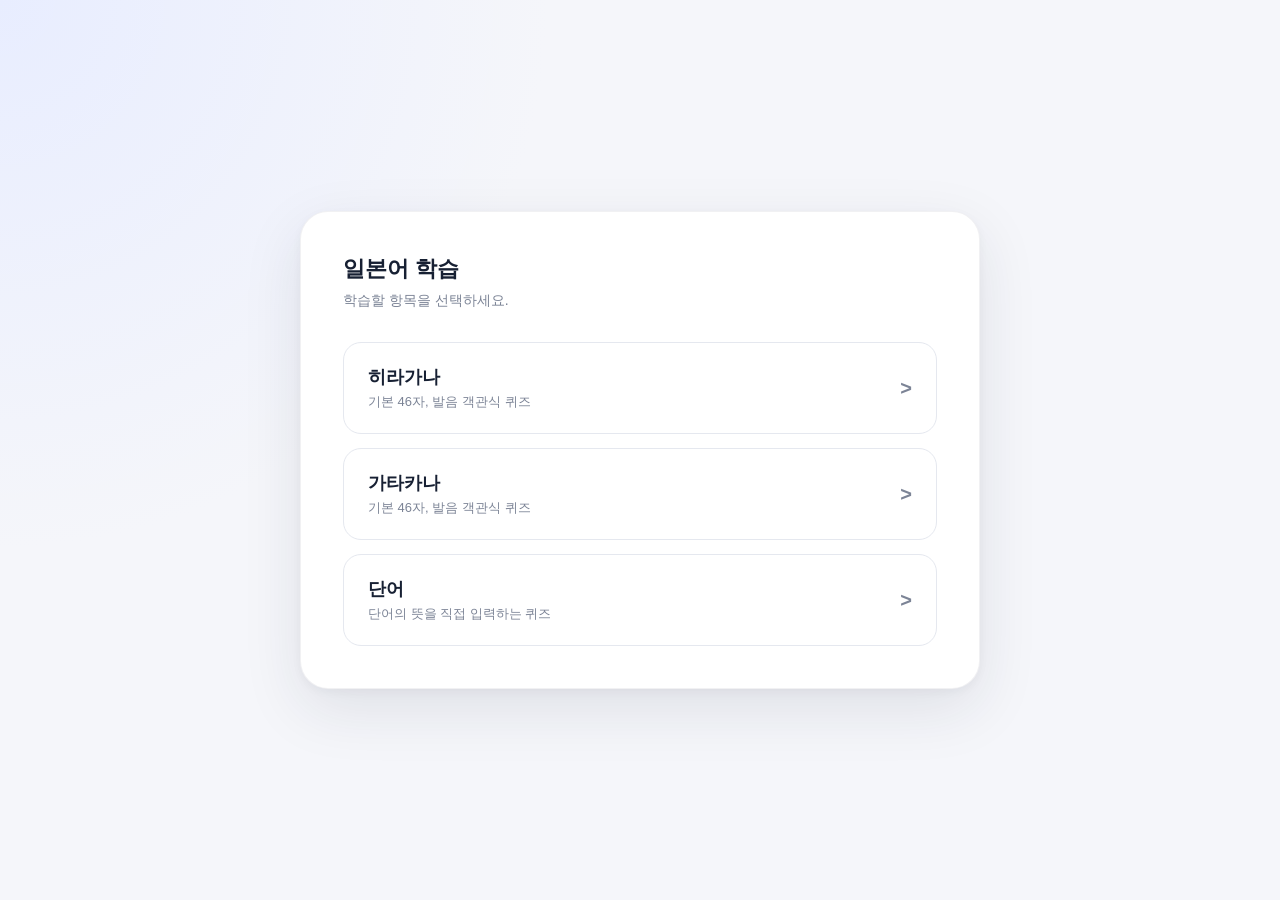
<file: index.html>
<!DOCTYPE html>
<html lang="ko">
<head>
    <meta charset="UTF-8">
    <meta name="viewport" content="width=device-width, initial-scale=1.0">

    <title>일본어 학습</title>

    <link rel="stylesheet" href="css/style.css">
</head>

<body>

<div class="menu-container">

    <div class="menu-title">일본어 학습</div>
    <div class="menu-subtitle">학습할 항목을 선택하세요.</div>

    <div class="menu-list">

        <a class="menu-card" href="hiragana.html">
            <div>
                <div class="menu-card-title">히라가나</div>
                <div class="menu-card-desc">기본 46자, 발음 객관식 퀴즈</div>
            </div>
            <div class="menu-card-arrow">&gt;</div>
        </a>

        <a class="menu-card" href="katakana.html">
            <div>
                <div class="menu-card-title">가타카나</div>
                <div class="menu-card-desc">기본 46자, 발음 객관식 퀴즈</div>
            </div>
            <div class="menu-card-arrow">&gt;</div>
        </a>

        <a class="menu-card" href="vocab.html">
            <div>
                <div class="menu-card-title">단어</div>
                <div class="menu-card-desc">단어의 뜻을 직접 입력하는 퀴즈</div>
            </div>
            <div class="menu-card-arrow">&gt;</div>
        </a>

    </div>

</div>

</body>
</html>
</file>
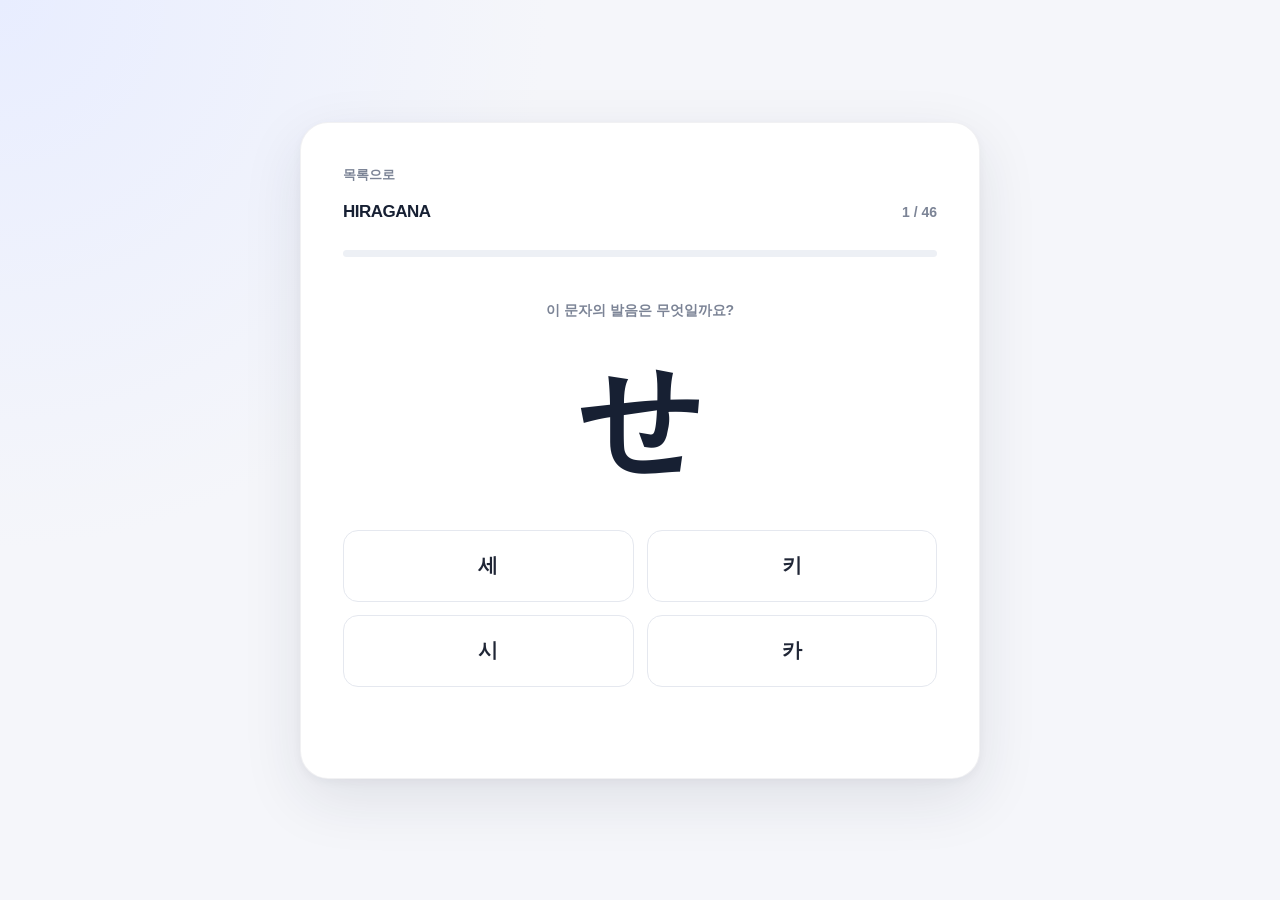
<file: hiragana.html>
<!DOCTYPE html>
<html lang="ko">
<head>
    <meta charset="UTF-8">
    <meta name="viewport" content="width=device-width, initial-scale=1.0">

    <title>히라가나 학습</title>

    <link rel="stylesheet" href="css/style.css">
</head>

<body>

<div class="quiz-container">

    <div class="top-bar">
        <a class="back-link" href="index.html">목록으로</a>
    </div>

    <div class="header">
        <div class="logo">HIRAGANA</div>
        <div class="counter" id="progress">1 / 46</div>
    </div>

    <div class="progress-container">
        <div class="progress-bar" id="progressBar"></div>
    </div>

    <div class="question-label">이 문자의 발음은 무엇일까요?</div>

    <div class="kana-display" id="kana"></div>

    <div class="answers" id="answers"></div>

    <div class="result" id="result"></div>

    <button class="next-btn" id="nextBtn" onclick="nextQuestion()">
        다음 문제
    </button>

</div>

<script src="js/common.js"></script>
<script src="js/hiragana-data.js"></script>
<script src="js/hiragana.js"></script>

</body>
</html>
</file>
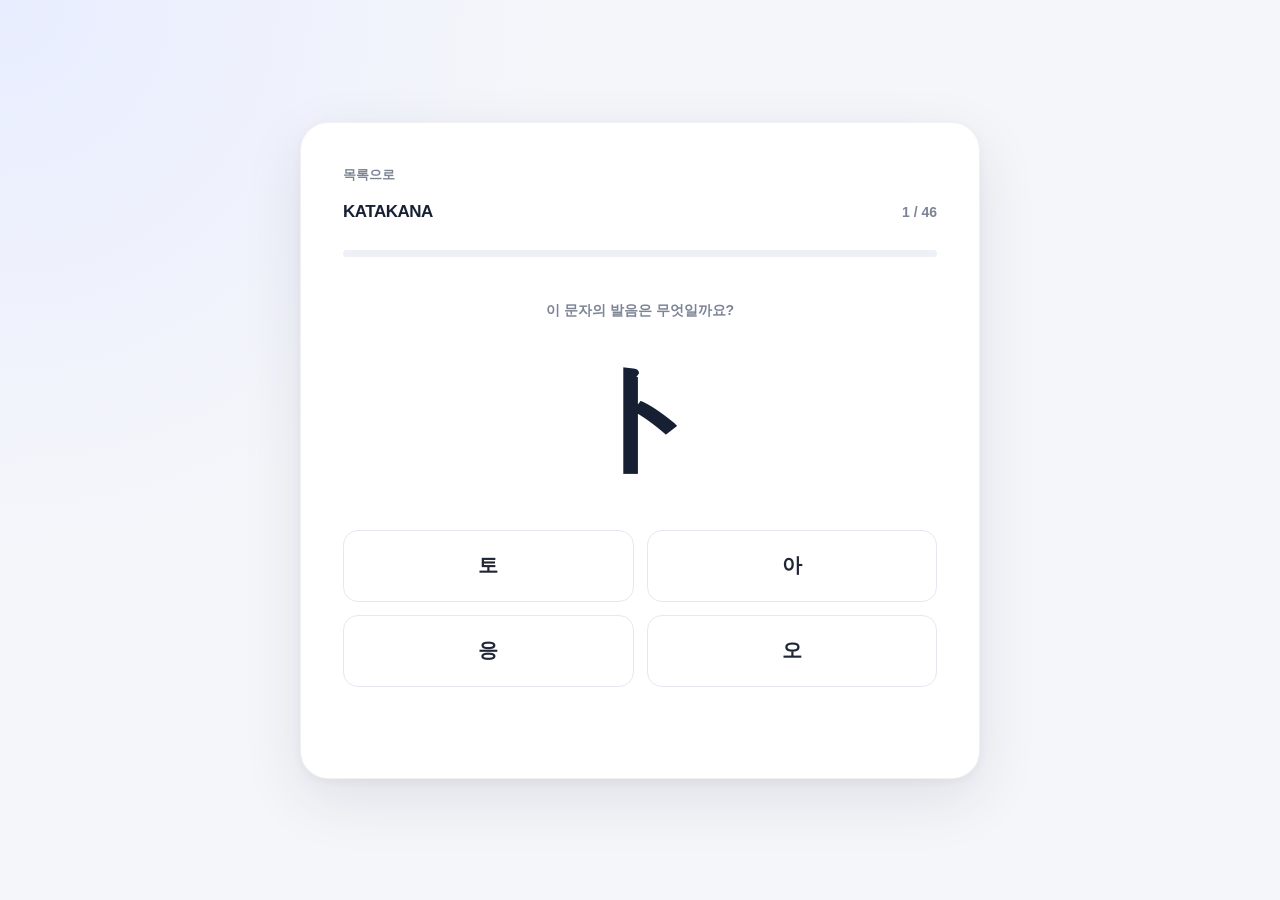
<file: katakana.html>
<!DOCTYPE html>
<html lang="ko">
<head>
    <meta charset="UTF-8">
    <meta name="viewport" content="width=device-width, initial-scale=1.0">

    <title>가타카나 학습</title>

    <link rel="stylesheet" href="css/style.css">
</head>

<body>

<div class="quiz-container">

    <div class="top-bar">
        <a class="back-link" href="index.html">목록으로</a>
    </div>

    <div class="header">
        <div class="logo">KATAKANA</div>
        <div class="counter" id="progress">1 / 46</div>
    </div>

    <div class="progress-container">
        <div class="progress-bar" id="progressBar"></div>
    </div>

    <div class="question-label">이 문자의 발음은 무엇일까요?</div>

    <div class="kana-display" id="kana"></div>

    <div class="answers" id="answers"></div>

    <div class="result" id="result"></div>

    <button class="next-btn" id="nextBtn" onclick="nextQuestion()">
        다음 문제
    </button>

</div>

<script src="js/common.js"></script>
<script src="js/katakana-data.js"></script>
<script src="js/katakana.js"></script>

</body>
</html>
</file>
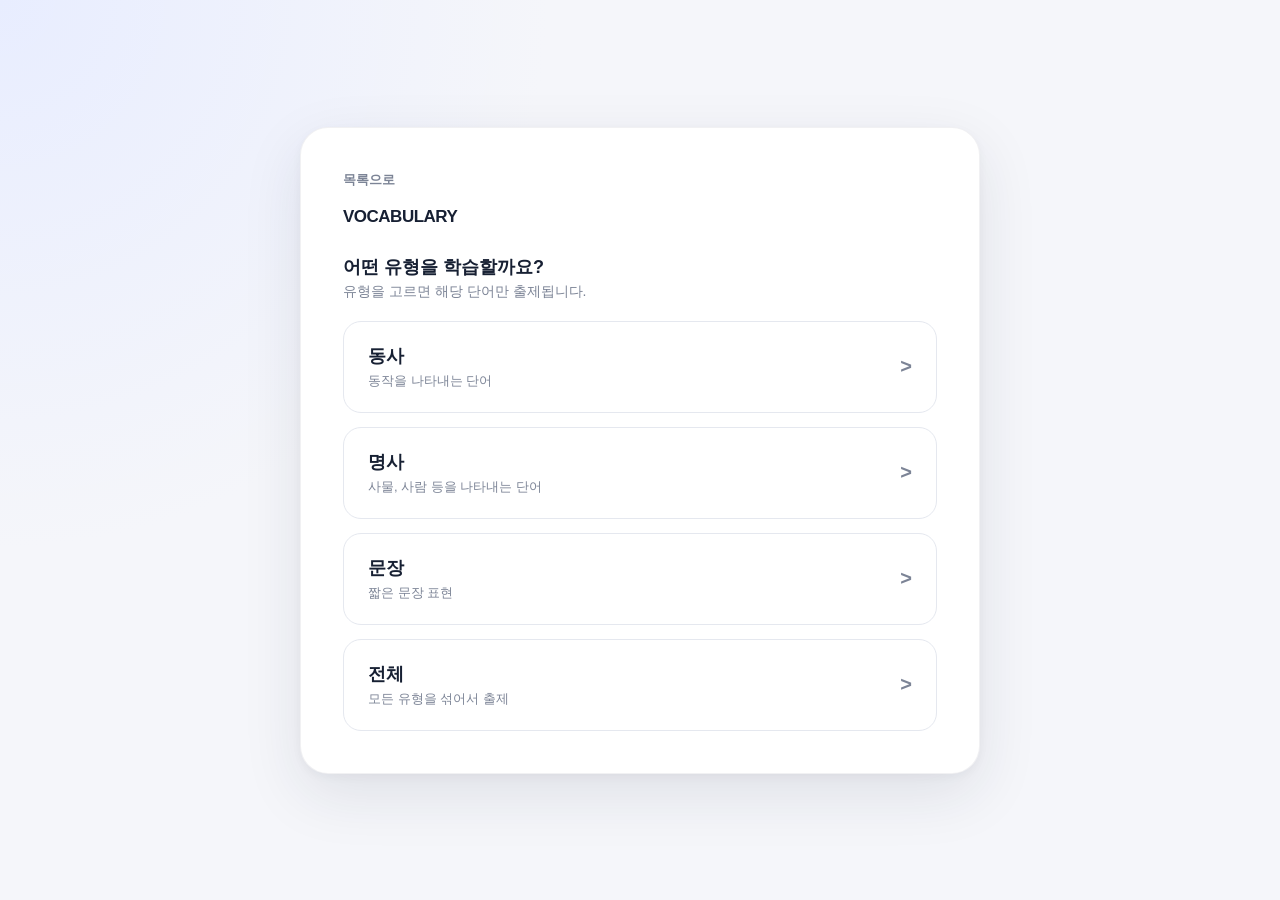
<file: vocab.html>
<!DOCTYPE html>
<html lang="ko">
<head>
    <meta charset="UTF-8">
    <meta name="viewport" content="width=device-width, initial-scale=1.0">
    <title>단어 학습</title>
    <link rel="stylesheet" href="css/style.css?v=3">
</head>
<body>
<div class="quiz-container">
    <div class="top-bar">
        <a class="back-link" href="index.html">목록으로</a>
    </div>
    <div class="header">
        <div class="logo">VOCABULARY</div>
        <div class="counter" id="progress"></div>
    </div>
    <div class="progress-container" id="progressContainer" style="display:none;">
        <div class="progress-bar" id="progressBar"></div>
    </div>
    <!-- 카테고리 선택 화면 -->
    <div id="categoryScreen">
        <div class="menu-title" style="font-size:18px; margin-bottom:4px;">어떤 유형을 학습할까요?</div>
        <div class="menu-subtitle" style="margin-bottom:20px;">유형을 고르면 해당 단어만 출제됩니다.</div>
        <div class="menu-list" id="categoryList">
            <button class="menu-card" type="button" data-category="동사">
                <div>
                    <div class="menu-card-title">동사</div>
                    <div class="menu-card-desc">동작을 나타내는 단어</div>
                </div>
                <div class="menu-card-arrow">&gt;</div>
            </button>
            <button class="menu-card" type="button" data-category="명사">
                <div>
                    <div class="menu-card-title">명사</div>
                    <div class="menu-card-desc">사물, 사람 등을 나타내는 단어</div>
                </div>
                <div class="menu-card-arrow">&gt;</div>
            </button>
            <button class="menu-card" type="button" data-category="문장">
                <div>
                    <div class="menu-card-title">문장</div>
                    <div class="menu-card-desc">짧은 문장 표현</div>
                </div>
                <div class="menu-card-arrow">&gt;</div>
            </button>
            <button class="menu-card" type="button" data-category="all">
                <div>
                    <div class="menu-card-title">전체</div>
                    <div class="menu-card-desc">모든 유형을 섞어서 출제</div>
                </div>
                <div class="menu-card-arrow">&gt;</div>
            </button>
        </div>
    </div>
    <!-- 퀴즈 화면 -->
    <div id="quizScreen" style="display:none;">
        <div class="question-label" id="quizQuestionLabel">이 단어의 뜻은 무엇일까요?</div>
        <div class="word-display" id="wordDisplay">
            <div class="word-kanji" id="wordKanji"></div>
            <div class="word-reading" id="wordReading"></div>
        </div>
        <div class="input-area" id="inputArea">
            <input
                type="text"
                id="answerInput"
                class="answer-input"
                placeholder="뜻을 입력하고 Enter"
                autocomplete="off"
            >
            <button class="submit-btn" id="submitBtn">확인</button>
        </div>
        <div class="result" id="result"></div>
        <button class="next-btn" id="nextBtn">
            다음 문제
        </button>
    </div>
</div>
<script src="js/common.js?v=3"></script>
<script src="js/vocab-data.js?v=3"></script>
<script src="js/vocab.js?v=3"></script>
</body>
</html>
</file>
<file: css/style.css>
* {
    box-sizing: border-box;

    /* 모바일에서 버튼을 눌렀을 때 생기는 회색/파란 하이라이트 박스 제거 */
    -webkit-tap-highlight-color: transparent;
}

html {
    height: 100%;
}

:root {
    --navy: #172033;
    --blue: #3157d5;
    --light-blue: #eef2ff;
    --text: #202636;
    --sub-text: #7c8496;
    --line: #e5e8ef;
    --background: #f5f6fa;
    --white: #ffffff;
    --correct: #16875d;
    --correct-bg: #eaf8f2;
    --wrong: #d94b4b;
    --wrong-bg: #fff0f0;
}

body {
    margin: 0;
    min-height: 100vh;

    /* 모바일에서 스와이프를 잘못했을 때 화면이 위아래로 출렁이는 것 방지 */
    overscroll-behavior: none;

    font-family:
        -apple-system,
        BlinkMacSystemFont,
        "Segoe UI",
        "Noto Sans KR",
        sans-serif;

    background:
        radial-gradient(
            circle at top left,
            #e8edff 0%,
            transparent 35%
        ),
        var(--background);

    color: var(--text);

    display: flex;
    justify-content: center;
    align-items: center;

    padding: 30px;
}

/* =========================
   공통 카드 컨테이너
========================= */

.quiz-container,
.menu-container {
    width: 100%;
    max-width: 680px;

    background: var(--white);

    border: 1px solid rgba(20, 30, 50, 0.06);

    border-radius: 28px;

    padding: 42px;

    box-shadow:
        0 20px 60px rgba(26, 36, 60, 0.10),
        0 3px 10px rgba(26, 36, 60, 0.04);
}

/* 상단으로 돌아가는 링크 */

.top-bar {
    margin-bottom: 18px;
}

.back-link {
    display: inline-block;

    font-size: 13px;
    font-weight: 700;

    color: var(--sub-text);

    text-decoration: none;
}

@media (hover: hover) and (pointer: fine) {

    .back-link:hover {
        color: var(--blue);
    }

}

/* 상단 헤더 */

.header {
    display: flex;
    justify-content: space-between;
    align-items: center;

    margin-bottom: 28px;
}

.logo {
    font-size: 17px;
    font-weight: 800;
    letter-spacing: -0.5px;
    color: var(--navy);
}

.counter {
    font-size: 14px;
    font-weight: 700;
    color: var(--sub-text);
}

/* 진행률 */

.progress-container {
    width: 100%;
    height: 7px;

    background: #edf0f5;

    border-radius: 20px;

    overflow: hidden;

    margin-bottom: 45px;
}

.progress-bar {
    height: 100%;
    width: 0%;

    background: var(--blue);

    border-radius: 20px;

    transition: width 0.35s ease;
}

/* 문제 라벨 */

.question-label {
    text-align: center;

    font-size: 14px;
    font-weight: 700;

    color: var(--sub-text);

    margin-bottom: 15px;
}

/* 가나(히라가나/가타카나) 표시 */

.kana-display {
    height: 170px;

    display: flex;
    align-items: center;
    justify-content: center;

    font-family:
        "Noto Sans JP",
        "Yu Gothic",
        sans-serif;

    font-size: 120px;
    font-weight: 600;

    color: var(--navy);

    margin-bottom: 25px;

    user-select: none;
}

.question {
    text-align: center;

    font-size: 18px;
    font-weight: 700;

    margin-bottom: 25px;
}

/* 선택지 (객관식) */

.answers {
    display: grid;

    grid-template-columns: 1fr 1fr;

    gap: 13px;
}

.answer {
    position: relative;

    min-height: 72px;

    padding: 15px;

    border: 1.5px solid var(--line);

    border-radius: 15px;

    background: #fff;

    color: var(--text);

    font-size: 20px;
    font-weight: 700;

    cursor: pointer;
    touch-action: manipulation;

    transition:
        transform 0.15s ease,
        border-color 0.15s ease,
        background 0.15s ease,
        box-shadow 0.15s ease;
}

@media (hover: hover) and (pointer: fine) {

    .answer:hover:not(:disabled) {
        transform: translateY(-2px);

        border-color: #b9c3e9;

        background: #fafbff;

        box-shadow:
            0 7px 18px rgba(30, 45, 90, 0.08);
    }

}

.answer:active:not(:disabled) {
    transform: translateY(0);
}

.answer:disabled {
    cursor: default;
}

.answer.correct {
    color: var(--correct);

    background: var(--correct-bg);

    border-color: #62c39c;

    animation: correctPop 0.25s ease;
}

.answer.wrong {
    color: var(--wrong);

    background: var(--wrong-bg);

    border-color: #e89090;

    animation: wrongShake 0.3s ease;
}

@keyframes correctPop {
    0% {
        transform: scale(0.97);
    }

    60% {
        transform: scale(1.02);
    }

    100% {
        transform: scale(1);
    }
}

@keyframes wrongShake {
    0%, 100% {
        transform: translateX(0);
    }

    25% {
        transform: translateX(-5px);
    }

    75% {
        transform: translateX(5px);
    }
}

/* =========================
   단어 학습 전용 (직접 입력)
========================= */

.word-display {
    min-height: 170px;

    display: flex;
    flex-direction: column;
    align-items: center;
    justify-content: center;

    margin-bottom: 25px;

    user-select: none;
}

.word-kanji {
    font-family:
        "Noto Sans JP",
        "Yu Gothic",
        sans-serif;

    font-size: 64px;
    font-weight: 700;

    color: var(--navy);

    line-height: 1.3;

    text-align: center;
}

.word-reading {
    margin-top: 8px;

    font-family:
        "Noto Sans JP",
        "Yu Gothic",
        sans-serif;

    font-size: 20px;
    font-weight: 500;

    color: var(--sub-text);
}

.input-area {
    display: flex;
    gap: 10px;
}

.answer-input {
    flex: 1;

    min-height: 56px;

    padding: 0 18px;

    border: 1.5px solid var(--line);

    border-radius: 15px;

    background: #fff;

    color: var(--text);

    font-size: 18px;
    font-weight: 600;

    outline: none;

    transition: border-color 0.15s ease;
}

.answer-input:focus {
    border-color: var(--blue);
}

.answer-input:disabled {
    background: #f7f8fb;
    color: var(--sub-text);
}

.answer-input.correct {
    color: var(--correct);
    background: var(--correct-bg);
    border-color: #62c39c;
}

.answer-input.wrong {
    color: var(--wrong);
    background: var(--wrong-bg);
    border-color: #e89090;
}

.submit-btn {
    min-width: 88px;

    padding: 0 20px;

    border: none;
    border-radius: 15px;

    background: var(--blue);

    color: white;

    font-size: 16px;
    font-weight: 700;

    cursor: pointer;

    transition:
        transform 0.15s ease,
        background 0.15s ease;
}

@media (hover: hover) and (pointer: fine) {

    .submit-btn:hover:not(:disabled) {
        background: #2745b3;

        transform: translateY(-1px);
    }

}

.submit-btn:disabled {
    background: #b9c3e9;

    cursor: default;
}

/* 결과 문구 */

.result {
    min-height: 27px;

    margin-top: 22px;

    text-align: center;

    font-size: 16px;
    font-weight: 700;
}

/* 다음 버튼 */

.next-btn {
    display: none;

    width: 100%;

    margin-top: 18px;

    padding: 16px;

    border: none;
    border-radius: 14px;

    background: var(--navy);

    color: white;

    font-size: 16px;
    font-weight: 700;

    cursor: pointer;

    transition:
        transform 0.15s ease,
        background 0.15s ease;
}

@media (hover: hover) and (pointer: fine) {

    .next-btn:hover {
        background: #25304a;

        transform: translateY(-1px);
    }

}

/* 결과 화면(퀴즈 완료) */

.finish-title {
    font-size: 15px;
    font-weight: 700;

    color: var(--sub-text);

    margin-bottom: 12px;
}

.finish-score {
    font-size: 58px;
    font-weight: 800;

    color: var(--navy);

    margin-bottom: 10px;
}

.finish-message {
    font-size: 16px;
    color: var(--sub-text);

    margin-bottom: 30px;
}

/* =========================
   메인 메뉴 페이지
========================= */

.menu-title {
    font-size: 22px;
    font-weight: 800;

    color: var(--navy);

    margin-bottom: 8px;
}

.menu-subtitle {
    font-size: 14px;
    font-weight: 500;

    color: var(--sub-text);

    margin-bottom: 32px;
}

.menu-list {
    display: flex;
    flex-direction: column;
    gap: 14px;
}

.menu-card {
    width: 100%;

    text-align: left;

    font-family: inherit;

    appearance: none;
    -webkit-appearance: none;
    display: flex;
    justify-content: space-between;
    align-items: center;

    padding: 22px 24px;

    border: 1.5px solid var(--line);

    border-radius: 18px;

    text-decoration: none;

    background: #fff;

    transition:
        transform 0.15s ease,
        border-color 0.15s ease,
        background 0.15s ease,
        box-shadow 0.15s ease;
}

@media (hover: hover) and (pointer: fine) {

    .menu-card:hover {
        transform: translateY(-2px);

        border-color: #b9c3e9;

        background: #fafbff;

        box-shadow:
            0 7px 18px rgba(30, 45, 90, 0.08);
    }

}

.menu-card-title {
    font-size: 18px;
    font-weight: 800;

    color: var(--navy);

    margin-bottom: 4px;
}

.menu-card-desc {
    font-size: 13px;
    font-weight: 500;

    color: var(--sub-text);
}

.menu-card-arrow {
    font-size: 20px;
    font-weight: 700;

    color: var(--sub-text);
}

/* =========================
   모바일
========================= */

@media (max-width: 600px) {

    body {
        padding: 16px;
    }

    .quiz-container,
    .menu-container {
        padding: 28px 20px;

        border-radius: 22px;
    }

    .progress-container {
        margin-bottom: 30px;
    }

    .kana-display {
        height: 140px;

        font-size: 95px;
    }

    .word-kanji {
        font-size: 48px;
    }

    .answer {
        min-height: 65px;

        font-size: 18px;
    }

    .header {
        margin-bottom: 20px;
    }

    .input-area {
        flex-direction: column;
    }

    .submit-btn {
        min-height: 50px;
    }
}
</file>
